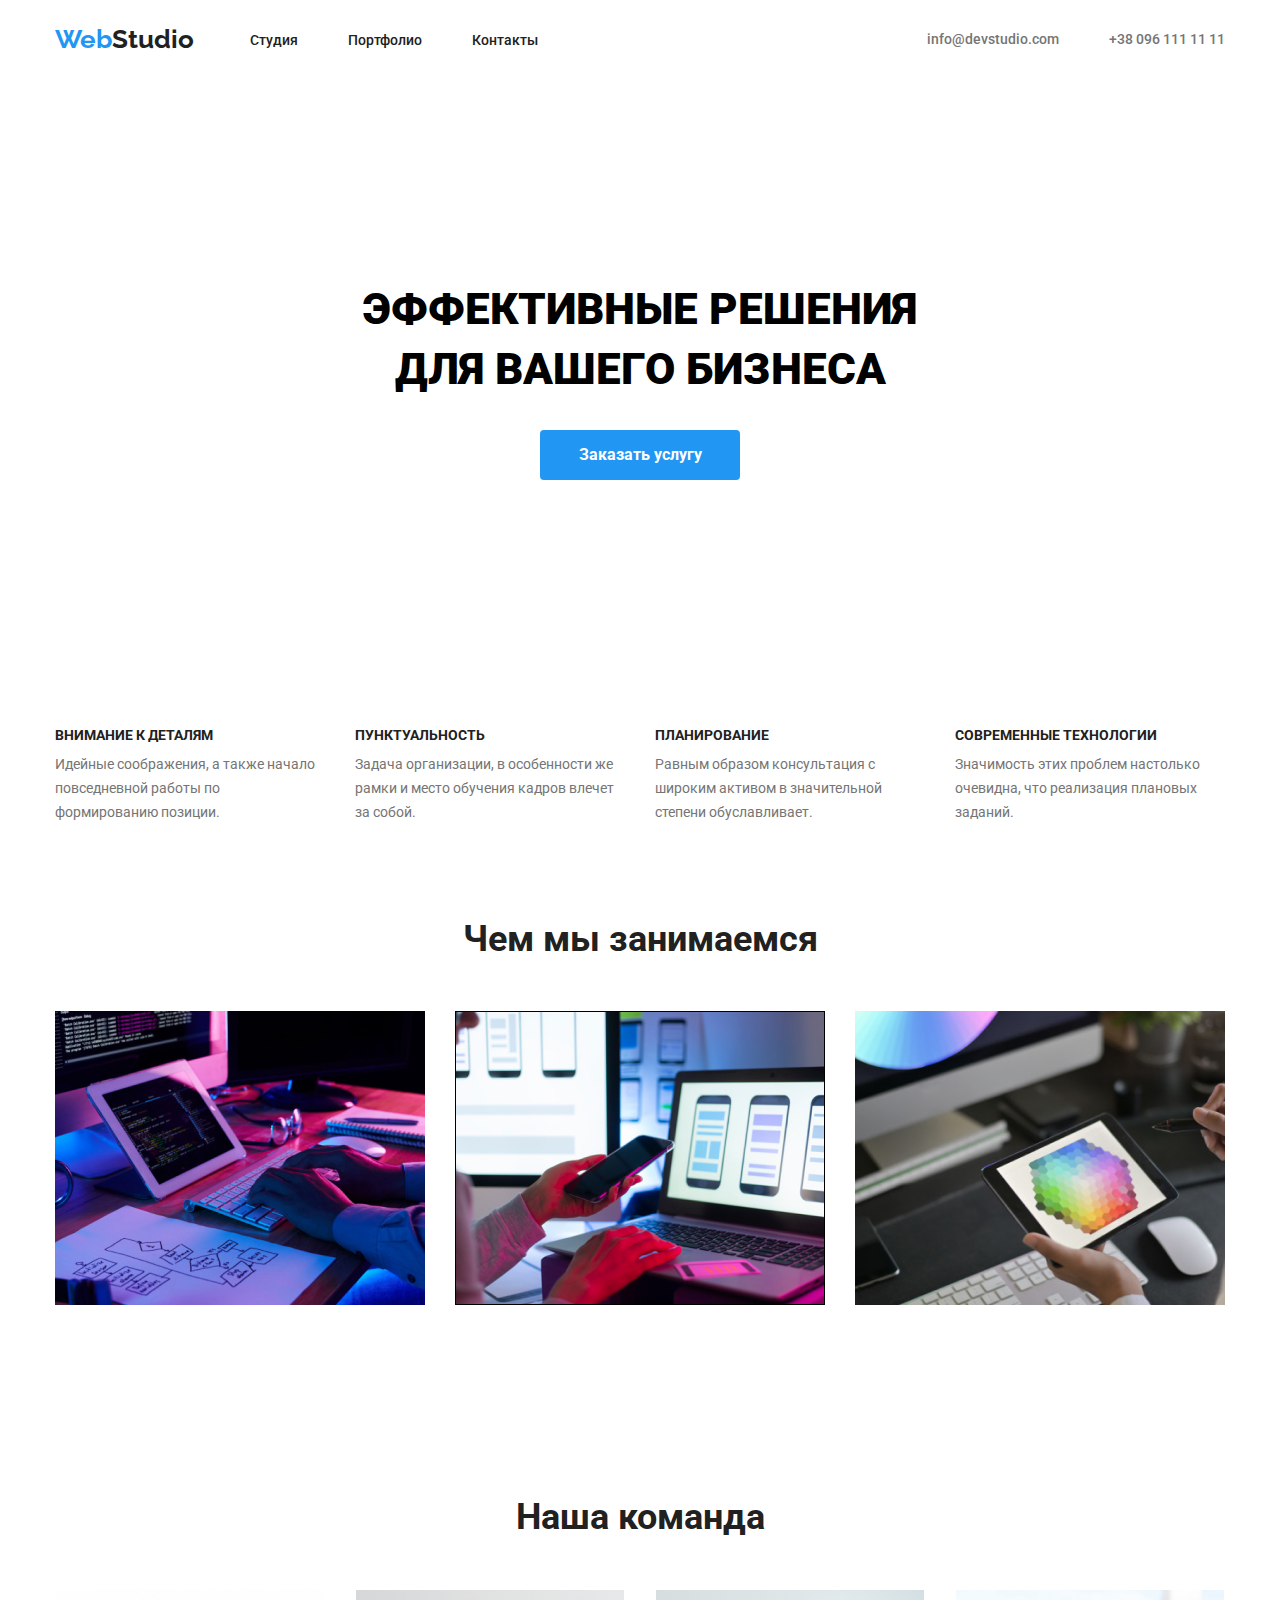
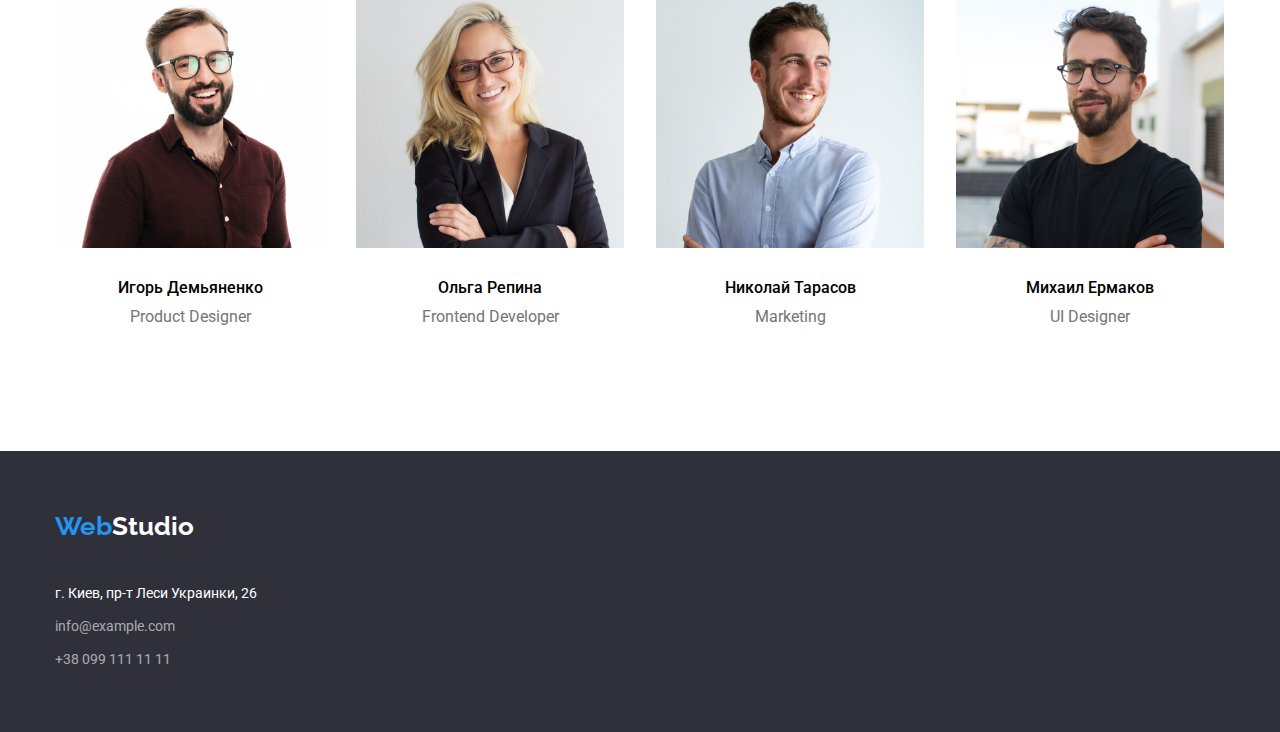
<file: index.html>
<!DOCTYPE html>
<html lang="ru">
<head>
    <meta charset="UTF-8">
    <meta name="viewport" content="width=device-width, initial-scale=1.0">
    <title>Document</title>
    <link rel="stylesheet" href="./css/modern-normalize.css">
    <link rel="stylesheet" href="./css/main.css">
    <link rel="stylesheet" href="./css/variables.css">
<link rel="preconnect" href="https://fonts.gstatic.com">
<link href="https://fonts.googleapis.com/css2?family=Raleway:wght@700&family=Roboto:wght@400;500;700;900&display=swap" rel="stylesheet">
</head>
<body>
    <!-- HEADER -->
    
    <header class="page-header">
        <div class="conteiner">
       <nav class="nav-list">
             <a class="logo" href="./index.html"><span class="logo-first">Web</span>Studio</a>
         <ul class="nav-item">
             <li><a class="nav-link" href="./index.html">Студия</a></li>
             <li><a class="nav-link" href="./portfolio.html">Портфолио</a></li>
             <li><a class="nav-link" href="">Контакты</a></li>
         </ul>     
    
    <ul class="contacts-list"> 
        <li>
            <a class="contacts" href="mailto:info@devstudio.com">info@devstudio.com</a>
        </li>
        <li>
            <a class="contacts" href="tel:+380961111111">+38 096 111 11 11</a>
        </li>
    </ul>
</nav>
</div>
    </header>

<!-- MAIN -->

    <main>
        <section class="hero">
            <div class="conteiner">
            
            <h1 class="hero-title">Эффективные решения<br> для вашего бизнеса
            </h1>
            <button class="hero-btn"> Заказать услугу</button>
            </div>
        </section>
    
    
    <section class="advant">
        <div class="conteiner">
        <h2 class="visually-hidden">Про нас</h2>
        <ul class="advant-list">
           <li class="list">
               <h3 class="advant-title"> Внимание к деталям</h3>
               <p class="advant-descript">Идейные соображения, а также начало повседневной работы по формированию позиции.</p>
            </li>
           <li class="list">
               <h3 class="advant-title">Пунктуальность</h3>
               <p class="advant-descript">Задача организации, в особенности же рамки и место обучения кадров влечет за собой.</p>
            </li>
           <li class="list">
               <h3 class="advant-title">Планирование</h3>
               <p class="advant-descript">Равным образом консультация с широким активом в значительной степени обуславливает.</p>
            </li>
            <li class="list">
                <h3 class="advant-title">Современные технологии</h3>
                <p class="advant-descript">Значимость этих проблем настолько очевидна, что реализация плановых заданий.</p>
            </li>
        </ul>
        </div>
    </section>


    <section class="about">
        <div class="conteiner">
        <h2 class="about-title">Чем мы занимаемся</h2>
      <ul class="about-list">
          <li>
              <a class="about-link" href=""><img src="./images/box_1.jpg" alt="фото"></a>
            </li>
          <li>
              <a class="about-link"  href=""><img src="./images/box_2.jpg" alt="фото"></a>
            </li>
          <li>
              <a class="about-link"  href=""><img src="./images/box_3.jpg" alt="фото"></a>
            </li>
        </ul>
        </div>
    </section>


    <section class="page-team">
        <div class="conteiner">
        <h2 class="team-title">Наша команда</h2>
        <ul class="team-list">
           <li>
               <img class="team-logo" src="./images/img_1.jpg" alt="фото" width="270">
               <h3 class="team">Игорь Демьяненко</h3>
               <p class="team-profession">Product Designer</p>
        </li>
           <li>
               <img class="team-logo"  src="./images/img_2.jpg" alt="фото" width="270">
               <h3 class="team">Ольга Репина</h3>
               <p class="team-profession">Frontend Developer</p>
        </li>
           <li>
               <img class="team-logo"  src="./images/img_3.jpg" alt="фото" width="270">
               <h3 class="team">Николай Тарасов</h3>
               <p class="team-profession">Marketing</p>
        </li>
           <li>
               <img class="team-logo"   src="./images/img_4.jpg" alt="фото" width="270">
               <h3 class="team">Михаил Ермаков</h3>
               <p class="team-profession">UI Designer</p>
        </li>
        </ul>
    </div>
    </section>

 </main>

<!-- Footer -->

    <footer class="page-footer">
        <div class="conteiner">
        <a class="logo-foot" href="./index.html"><span class="logo-first">Web</span>Studio</a>
        <address>
            <!-- вариант 2
                <a href="#">г. Киев, пр-т Леси Украинки, 26</a>
                 <ul>
                <li><a href="mailto:info@example.com">info@example.com</a></li>
                <li><a href="tel:+380991111111">+38 099 111 11 11</a></li>
            </ul> -->
            <!-- <p class="address">г. Киев, пр-т Леси Украинки, 26</p> -->
            <ul class="contact-list">
                <li>г. Киев, пр-т Леси Украинки, 26</li>
                <li>info@example.com</li>
                <li>+38 099 111 11 11</li>
            </ul> 
        </address>
        </div>
    </footer>
    
</body>
</html>
</file>
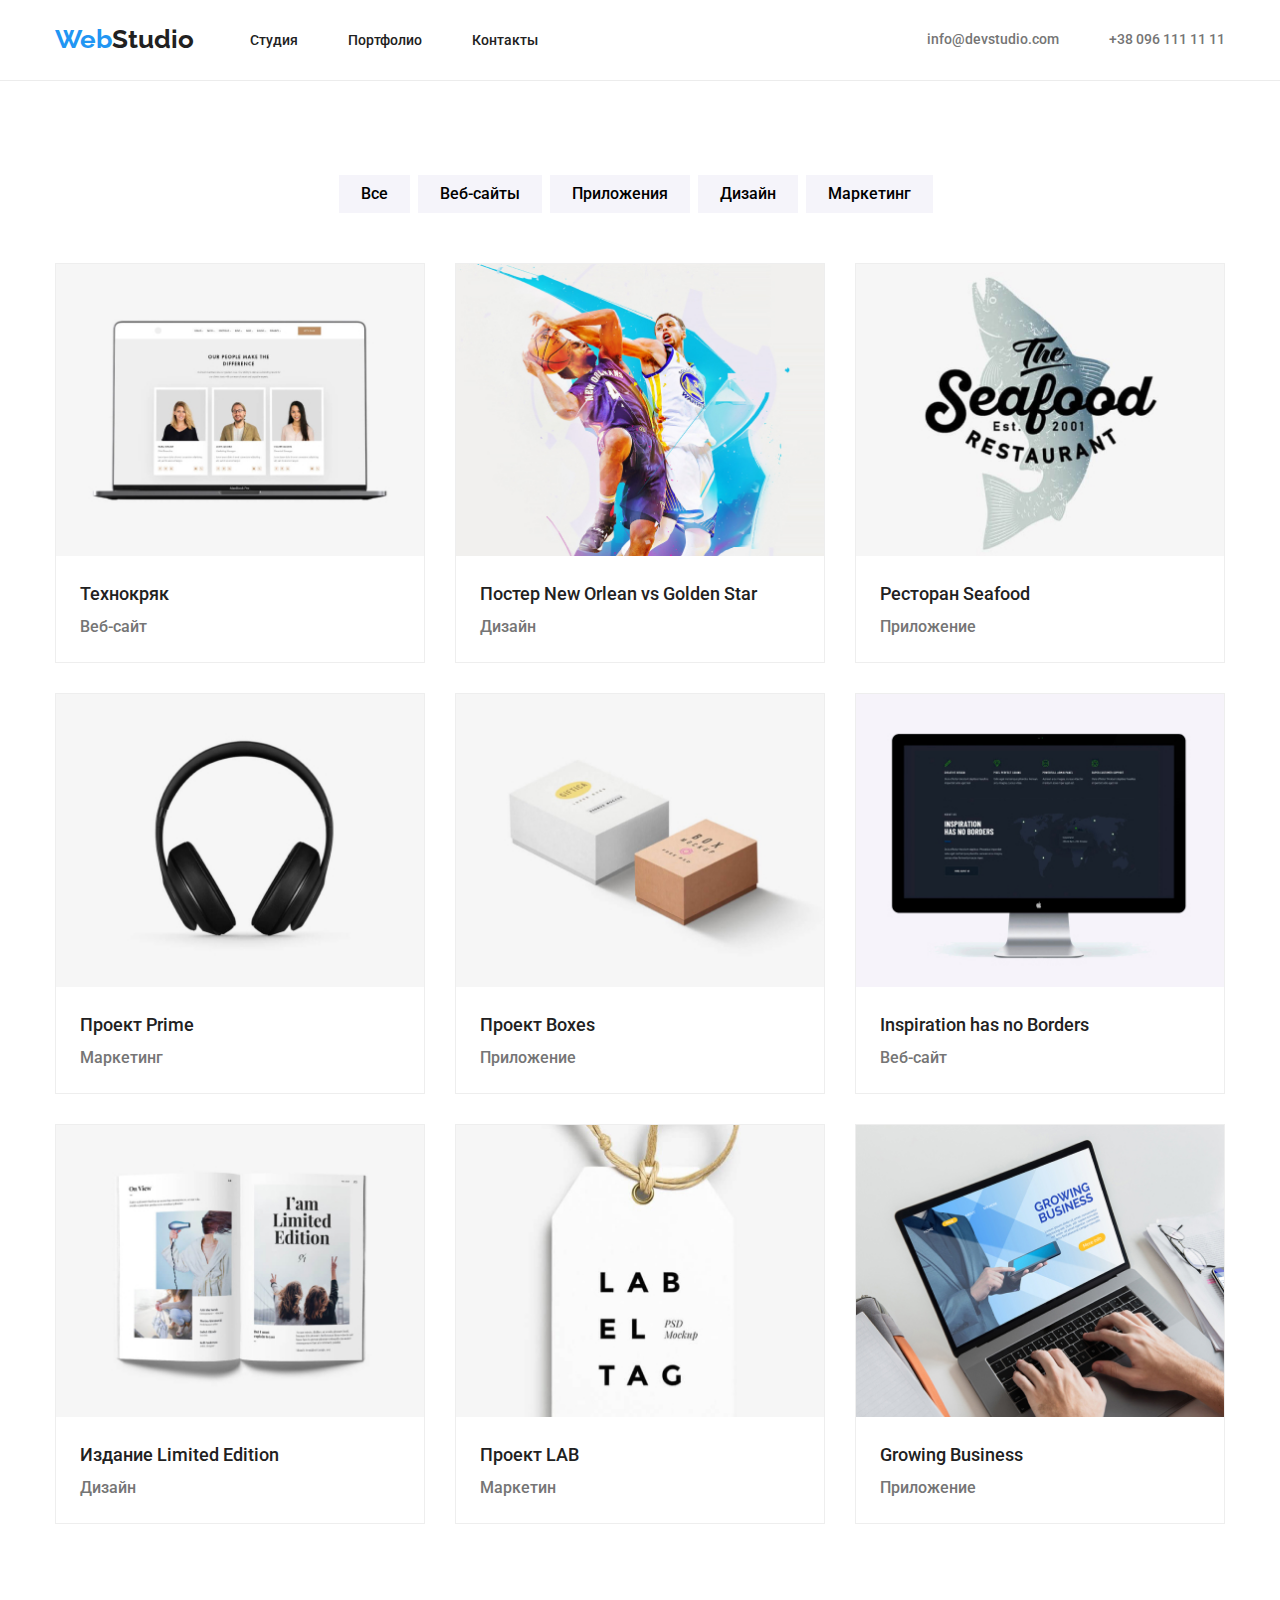
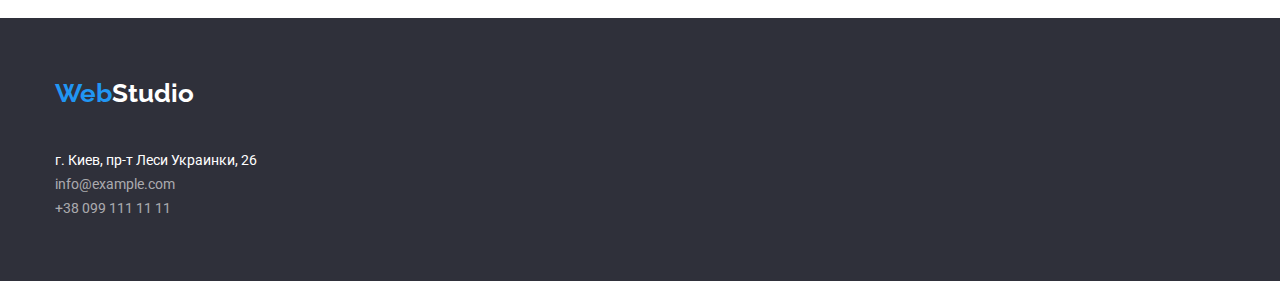
<file: portfolio.html>
<!DOCTYPE html>
<html lang="ru">
<head>
    <meta charset="UTF-8">
    <meta name="viewport" content="width=device-width, initial-scale=1.0">
    <title>Document</title>
    <link rel="stylesheet" href="./css/modern-normalize.css">
    <link rel="stylesheet" href="./css/portfolio.css">
    <link rel="stylesheet" href="./css/variables.css">
    <link rel="preconnect" href="https://fonts.gstatic.com">
<link href="https://fonts.googleapis.com/css2?family=Raleway:wght@700&family=Roboto:wght@400;500;700;900&display=swap" rel="stylesheet">
</head>
<body>
    <!-- HEADER -->
    
        <header class="page-header">
            <div class="conteiner">
           <nav class="nav-list">
                 <a class="logo" href="./index.html"><span class="logo-first">Web</span>Studio</a>
             <ul class="nav-item">
                 <li><a class="nav-link" href="./index.html">Студия</a></li>
                 <li><a class="nav-link" href="./portfolio.html">Портфолио</a></li>
                 <li><a class="nav-link" href="">Контакты</a></li>
             </ul>     
        
        <ul class="contacts-list"> 
            <li>
                <a class="contacts" href="mailto:info@devstudio.com">info@devstudio.com</a>
            </li>
            <li>
                <a class="contacts" href="tel:+380961111111">+38 096 111 11 11</a>
            </li>
        </ul>
    </nav>
    </div>
        </header>
    
    <!-- MAIN -->
    
    <main class="page-hero">
        <section class="hero">
            <div class="conteiner">
            <h1 class="visually-hidden">Материалы страницы</h1>
            <ul class="btn-list">
                <li class="list"><button class="hero-btn">Все</button></li> 
                <li class="list"><button class="hero-btn">Веб-сайты</button></li>
                <li class="list"><button class="hero-btn">Приложения</button></li>
                <li class="list"><button class="hero-btn">Дизайн</button></li>
                <li class="list"><button class="hero-btn">Маркетинг</button></li>
            </ul>
            <ul class="card-list">
                <li class="card"> <article><div class="hero-tumb"><a class="hero-link"  href=""><img class="link-img"  src="./images/img5.jpg" alt="фото"></a></div> <div class="card-title"><h2 class="hero-title">Технокряк</h2><p class="hero-descript">Веб-сайт</p></div></article></li>
                <li class="card"> <article><div class="hero-tumb"><a class="hero-link"  href=""><img class="link-img"  src="./images/img6.jpg" alt="фото"></a></div><div class="card-title"><h2 class="hero-title">Постер New Orlean vs Golden Star</h2><p class="hero-descript">Дизайн</p></div></article></li>
                <li class="card"> <article><div class="hero-tumb"><a class="hero-link"  href=""><img class="link-img"  src="./images/img7.jpg" alt="фото"></a></div><div class="card-title"><h2 class="hero-title">Ресторан Seafood</h2><p class="hero-descript">Приложение</p></div></article></li>
                <li class="card"> <article><div class="hero-tumb"><a class="hero-link"  href=""><img class="link-img"  src="./images/img8.jpg" alt="фото"></a></div><div class="card-title"><h2 class="hero-title">Проект Prime</h2><p class="hero-descript">Маркетинг</p></div></article></li>
                <li class="card"> <article><div class="hero-tumb"><a class="hero-link"  href=""><img class="link-img"  src="./images/img9.jpg" alt="фото"></a></div><div class="card-title"><h2 class="hero-title">Проект Boxes</h2><p class="hero-descript">Приложение</p></div></article></li>
                <li class="card"> <article><div class="hero-tumb"><a class="hero-link"  href=""><img class="link-img"  src="./images/img10.jpg" alt="фото"></a></div><div class="card-title"><h2 class="hero-title">Inspiration has no Borders</h2><p class="hero-descript">Веб-сайт</p></div></article></li>
                <li class="card"> <article><div class="hero-tumb"><a class="hero-link"  href=""><img class="link-img"  src="./images/img11.jpg" alt="фото"></a></div><div class="card-title"><h2 class="hero-title">Издание Limited Edition</h2><p class="hero-descript">Дизайн</p></div></article></li>
                <li class="card"> <article><div class="hero-tumb"><a class="hero-link"  href=""><img class="link-img"  src="./images/img12.jpg" alt="фото"></a></div><div class="card-title"><h2 class="hero-title">Проект LAB</h2><p class="hero-descript">Маркетин</p></div></article></li>
                <li class="card"> <article><div class="hero-tumb"><a class="hero-link"  href=""><img class="link-img"  src="./images/img13.jpg" alt="фото"></a></div><div class="card-title"><h2 class="hero-title">Growing Business</h2><p class="hero-descript">Приложение</p></div></article></li>
            </ul> 
            </div>
        </section>
    </main>
    
<!-- FOOTER -->
    
        <footer class="page-footer">
            <div class="conteiner">
            <a class="logo-foot" href="./index.html"><span class="logo-first">Web</span>Studio</a>
            <address>
                <!-- вариант 2
                        <a href="#">г. Киев, пр-т Леси Украинки, 26</a>
                         <ul>
                        <li><a href="mailto:info@example.com">info@example.com</a></li>
                        <li><a href="tel:+380991111111">+38 099 111 11 11</a></li>
                    </ul> -->
                <!-- <p class="address">г. Киев, пр-т Леси Украинки, 26</p> -->
                <ul class="contact-list">
                    <li>г. Киев, пр-т Леси Украинки, 26</li>
                    <li>info@example.com</li>
                    <li>+38 099 111 11 11</li>
                </ul>
            </address>
            </div>
        </footer>
    
</body>
</html>
</file>
<file: css/main.css>
.visually-hidden{
    position: absolute;
    width: 1px;
    height: 1px;
    margin: -1px;
    border: 0;
    padding: 0;
    white-space: nowrap;
    clip-path: inset(100%);
    clip: rect(0 0 0 0);
    overflow: hidden;
}

/* основные стили */

.conteiner{
    width: 1200px;
    padding: 0 15px;
    margin-left: auto;
    margin-right: auto;
}

ul,
h1,
h2,
h3,
h4,
p{
    margin: 0px;
    padding: 0px;
}

        /* Header */


.logo{

    /* font-family: 'Raleway', sans-serif;
    font-weight: 700;
    font-size: 26px;
    line-height: 30,52px;
    color: var(--black); */
    width: 145px;
    height: 31px;
    font-family: 'Raleway', sans-serif;
    font-weight: bold;
    font-size: 26px;
    line-height: 1.192;
    color: var(--black);

}

.logo-first{
    color: var(--blue);
}

.nav-list,
.nav-item,
.contacts-list
{
    display: flex;
}

.nav-list{
    justify-content: space-between;
    align-items: center;
    padding-top: 24px;
    padding-bottom: 25px;
}

.nav-item li{
    margin-left: 50px;
}

.contacts-list li:last-child{
    margin-left: 50px;
}

.contacts-list{
    margin-left: auto;
}


.nav-item{
    font-family: 'Roboto', sans-serif;
    font-weight: 500;
    font-size: 14px;
    line-height: 1.142;
    color: var(--black);
}

.nav-link{
    color: var(--black);
}

.nav-link:hover,
.nav-link:focus{
    color: var(--blue);
}

.contacts{
    font-family: 'Roboto', sans-serif;
    font-weight: 500;
    font-size: 14px;
    line-height: 1.142;
    color: var(--gray);
}

.contacts:hover,
.contacts:focus{
    color: var(--blue)
}
          /* MAIN */


.hero-title{
    font-family: 'Roboto', sans-serif;
    font-weight: 900;
    font-size: 44px;
    line-height: 1.363;
    text-transform: uppercase;

}


.hero{
    padding-bottom: 200px;
    padding-top: 200px;
    text-align: center;
}


.hero-btn{
    height: 50px;
    width: 200px;
    margin-top: 30px;
    padding: 10px 32px;
    border-radius: 4px;

    font-family: 'Roboto', sans-serif;
    font-weight: 700;
    font-size: 16px;
    line-height: 1.875;
    background-color: var(--blue);
    border: none;
    color: var(--white);
     
}

.advant{
    padding-top: 47px;
}

.advant-list{
    display: flex;
    justify-content: center;
    flex-wrap: wrap;
    margin-left: -30px;
}

.advant-list >.list{
    flex-basis: calc(100% / 4 - 30px);
    margin-left: 30px;
}

.advant-title{
    font-family: 'Roboto', sans-serif;
    font-weight: 700;
    font-size: 14px;
    line-height: 1.142;
    color: var(--black);
    text-transform: uppercase;
    margin-bottom: 10px;
    
}

.advant-descript{
    font-family: 'Roboto', sans-serif;
    font-weight: 400;
    font-size: 14px;
    line-height: 1.714;
    color: var(--gray);
}

.about-title,
.team-title{
    font-family: 'Roboto', sans-serif;
    font-weight: 700;
    font-size: 36px;
    line-height: 1.166;
    color: var(--black);
}

.about{
    padding-top: 94px;
    padding-bottom: 94px;
}

.about-title,
.team-title{
    text-align: center;
    margin-bottom: 50px;

}

.about-link{
    display: inline-block;
}

.about-list{
    display: flex;
    flex-wrap: wrap;
    justify-content: space-between;
    margin-right: -30px;
    
}

img{
    display: block;
    max-width: 100%;
}

.about-list >li{
    flex-basis: calc(100% / 3 - 30px);
    margin-right: 30px;
}

.page-team{
    padding-top: 94px;
    padding-bottom: 94px;
}

.team-list{
    display: flex;
    flex-wrap: wrap;
    justify-content: space-between;
    margin-right: -30px;
    padding-bottom: 30px;

}

.team-list > li{
    flex-basis: calc(100% / 4 - 30px);
    margin-right: 30px;
    border: 1px solid #ffffff;
    border-radius: 4px;
    
}


.team{
    margin-bottom: 10px;
    margin-top: 30px;
    text-align: center;
    font-family: 'Roboto', sans-serif;
    font-weight: 500;
    font-size: 16px;
    line-height: 1.187;
}

.team-profession{
    text-align: center;
    font-family: 'Roboto', sans-serif;
    font-weight: 400;
    font-size: 16px;
    line-height: 1.187;
    color: var(--gray);
}

      /* FOOTER */

.page-footer{
    background-color: var(--background-foot);
    padding-top: 60px;
    padding-bottom: 60px;
}

/* .address{
    font-family: 'Roboto', sans-serif;
    font-weight: 400;
    font-size: 14px;
    line-height: 1.714;
    color: var(--white);
} */

.logo-foot{
    display: inline-block;
    width: 145px;
    height: 31px;
    font-family: 'Raleway', sans-serif;
    font-weight: bold;
    font-size: 26px;
    line-height: 1.192;
    color: var(--white);
    margin-bottom: 20px;
}

.contact-list > li:first-child{
    font-family: 'Roboto', sans-serif;
    font-weight: 400;
    font-size: 14px;
    line-height: 1.714;
    color: var(--white);
    margin-top: 20px;
    margin-bottom: 9px;
}

.contact-list > li:last-child{
    margin-top: 9px;
}

.contact-list{
    font-family: 'Roboto', sans-serif;
    font-weight: 400;
    font-size: 14px;
    line-height: 1.714;
    color: var(--gray-op60);
}
</file>
<file: css/variables.css>
:root{
    --blue: rgba( 33,150,243,1);
    --black: rgba(33,33,33,1);
    --gray: rgba(117,117,117,1);
    --gray-op60: rgba(255,255,255,0.6);
    --white: rgba(255,255,255,1);
    --background-buton: rgba(245,244,250,1);
    --background-foot: rgba(47,48,58,1);
    --border: rgba(238,238,238,1);
    --border-head: rgba(236,236,236,1);
}
</file>
<file: css/portfolio.css>
.visually-hidden{
    position: absolute;
    width: 1px;
    height: 1px;
    margin: -1px;
    border: 0;
    padding: 0;
    white-space: nowrap;
    clip-path: inset(100%);
    clip: rect(0 0 0 0);
    overflow: hidden;
}

/* основные стили */

.conteiner{
    width: 1200px;
    padding: 0 15px;
    margin-left: auto;
    margin-right: auto;
}

ul,
h1,
h2,
h3,
h4,
p{
    margin: 0px;
    padding: 0px;
}


       /* HEADER */
     
.page-header{
    border-bottom: 1px solid var(--border-head);
    max-width: 1600px;
}
       
.logo{

    /* font-family: 'Raleway', sans-serif;
    font-weight: 700;
    font-size: 26px;
    line-height: 30,52px;
    color: var(--black); */
    width: 145px;
    height: 31px;
    font-family: 'Raleway', sans-serif;
    font-weight: bold;
    font-size: 26px;
    line-height: 1.192;
    color: var(--black);

}

.logo-first{
    color: var(--blue);
}

.nav-list,
.nav-item,
.contacts-list
{
    display: flex;
}

.nav-list{
    justify-content: space-between;
    align-items: center;
    padding-top: 24px;
    padding-bottom: 25px;
}

.nav-item li{
    margin-left: 50px;
}

.contacts-list li:last-child{
    margin-left: 50px;
}

.contacts-list{
    margin-left: auto;
}


.nav-item{
    font-family: 'Roboto', sans-serif;
    font-weight: 500;
    font-size: 14px;
    line-height: 1.142;
    color: var(--black);
}

.nav-link{
    color: var(--black);
}

.nav-link:hover,
.nav-link:focus{
    color: var(--blue);
}

.contacts{
    font-family: 'Roboto', sans-serif;
    font-weight: 500;
    font-size: 14px;
    line-height: 1.142;
    color: var(--gray);
}

.contacts:hover,
.contacts:focus{
    color: var(--blue)
}

      /* HERO */

.hero{
    padding-top: 94px;
    padding-bottom: 94px;
}

.btn-list{
    display: flex;
    justify-content: center;
    margin: 0 auto;
    padding-bottom: 16px;
}

.list{
    display: inline-flex;
    margin-right: 8px;

}


.hero-btn{
    display: inline-block;
    border: none;
    font-family: 'Roboto', sans-serif;
    font-weight: 500;
    font-size: 16px;
    line-height: 1.625;
    padding: 6px 22px;
    background: var(--background-buton);

}

.hero-btn:hover,
.hero-btn:focus{
    background: var(--blue);
    color: var(--white);
    border-radius: 4px;
}

img{
    display: block;
    max-width: 100%;
}

.card-list{
    display: flex;
    flex-wrap: wrap;
    margin-right: -30px;
    margin-bottom: -30px;
    padding-top: 34px;

}

.card-list >.card{
    flex-basis: calc(100% / 3 - 30px);
    margin-right: 30px;
    margin-bottom: 30px;
    border: 1px solid var(--border);
}

.card-title{
    padding: 20px 24px;
}

.hero-title{
    font-family: 'Roboto', sans-serif;
    font-weight: 500;
    font-size: 18px;
    line-height: 2;
    color: var(--black);
}

.hero-descript{
    font-family: 'Roboto', sans-serif;
    font-weight: 500;
    font-size: 16px;
    line-height: 1.875;
    color: var(--gray);
}

      /* FOOTER */

.page-footer{
    background-color: var(--background-foot);
    padding-top: 60px;
    padding-bottom: 60px;
}

/* .address{
    font-family: 'Roboto', sans-serif;
    font-weight: 400;
    font-size: 14px;
    line-height: 1.714;
    color: var(--white);
} */

.logo-foot{
    display: inline-block;
    width: 145px;
    height: 31px;
    font-family: 'Raleway', sans-serif;
    font-weight: bold;
    font-size: 26px;
    line-height: 1.192;
    color: var(--white);
    margin-bottom: 20px;
}

.contact-list > li:first-child{
    font-family: 'Roboto', sans-serif;
    font-weight: 400;
    font-size: 14px;
    line-height: 1.714;
    color: var(--white);
    margin-top: 20px;
}

.contact-list > li::nth-child(2){
    margin-top: 9px;
}

.contact-list > li::nth-child(3){
    margin-top: 9px;
}

.contact-list{
    font-family: 'Roboto', sans-serif;
    font-weight: 400;
    font-size: 14px;
    line-height: 1.714;
    color: var(--gray-op60);
}
</file>
